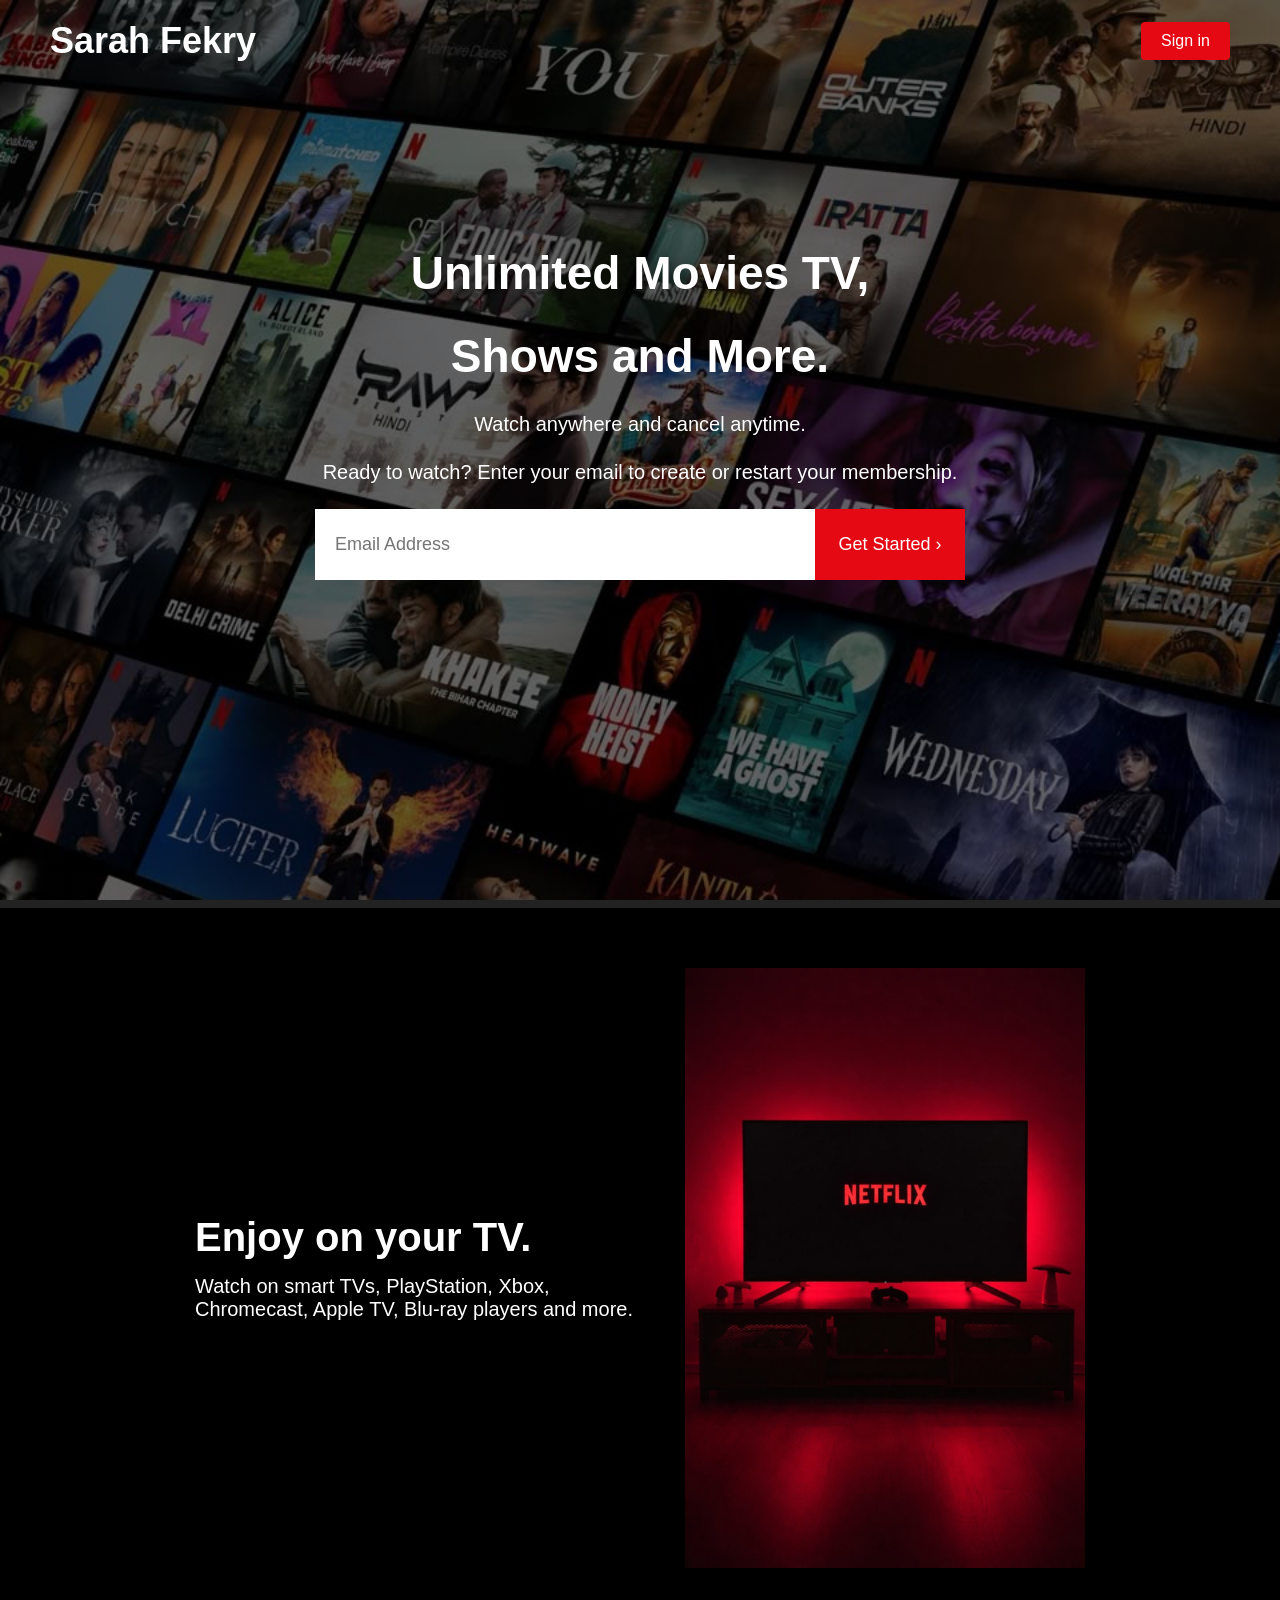
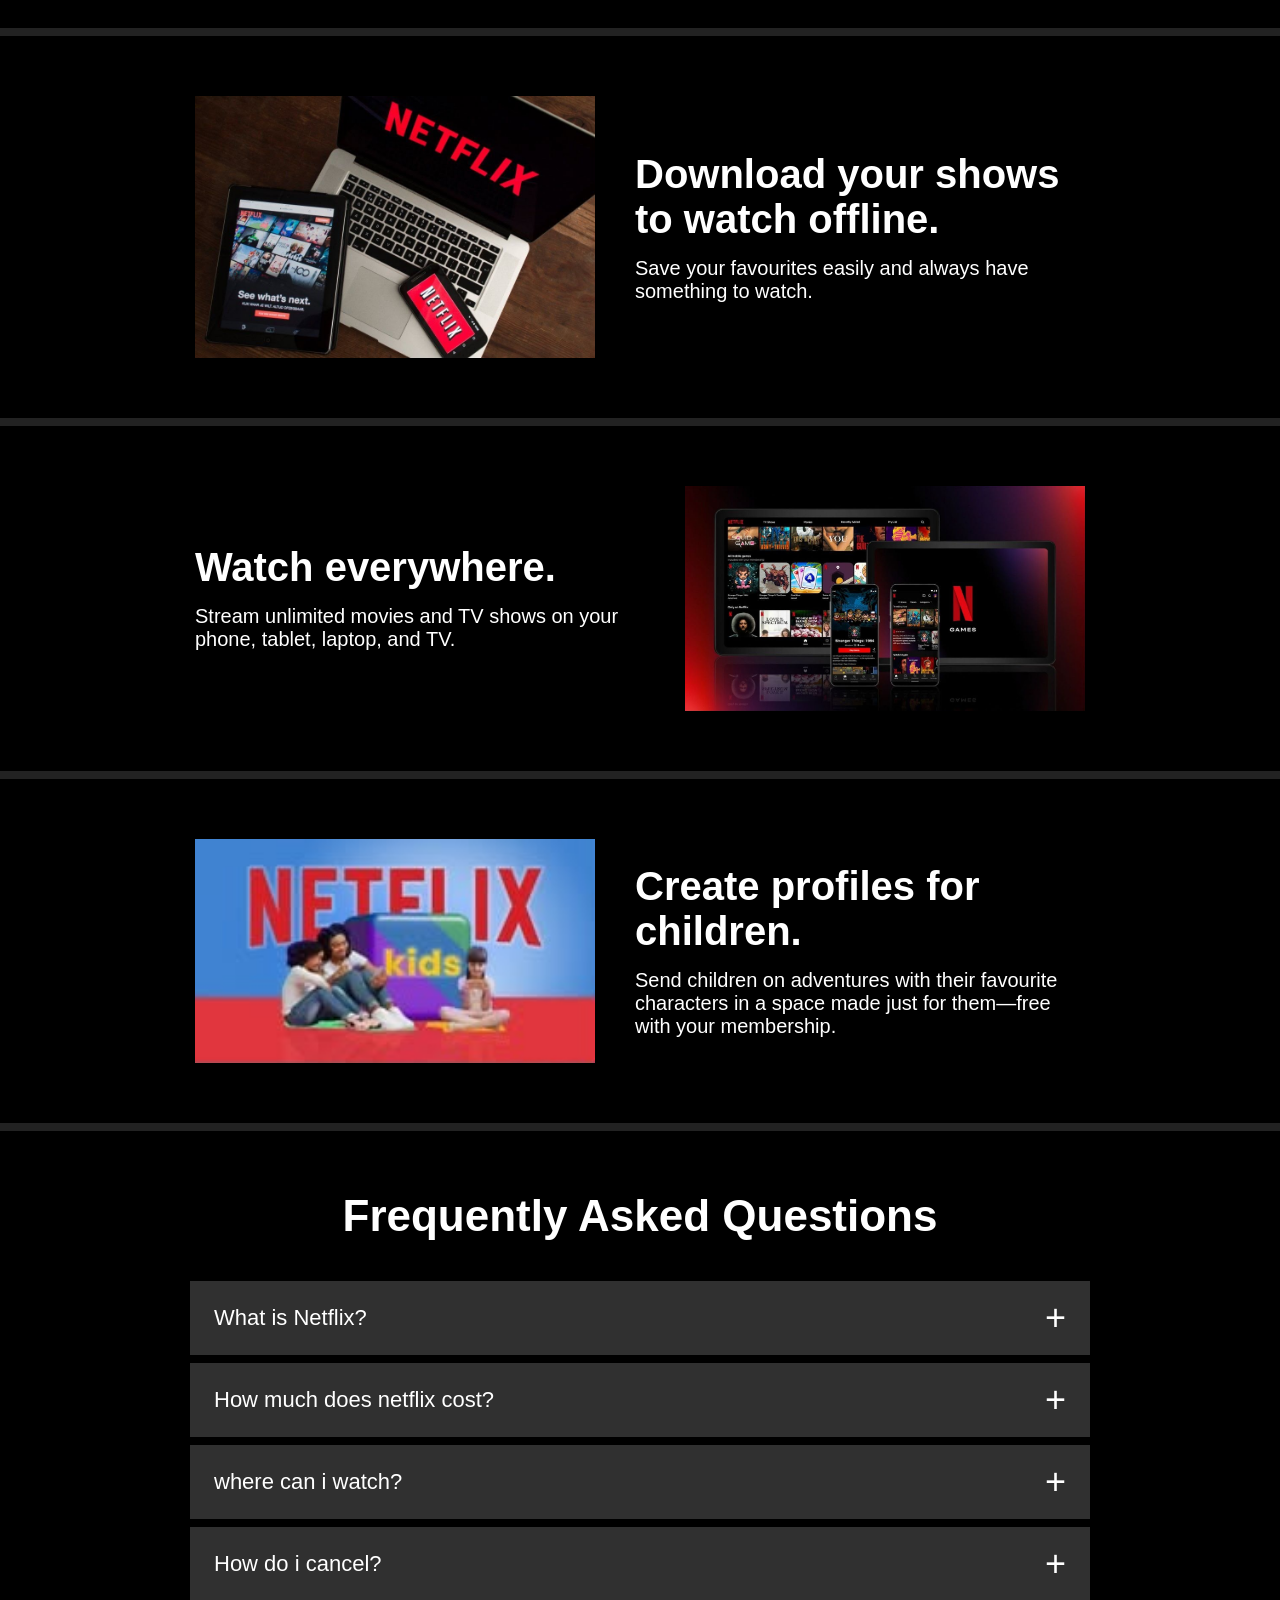
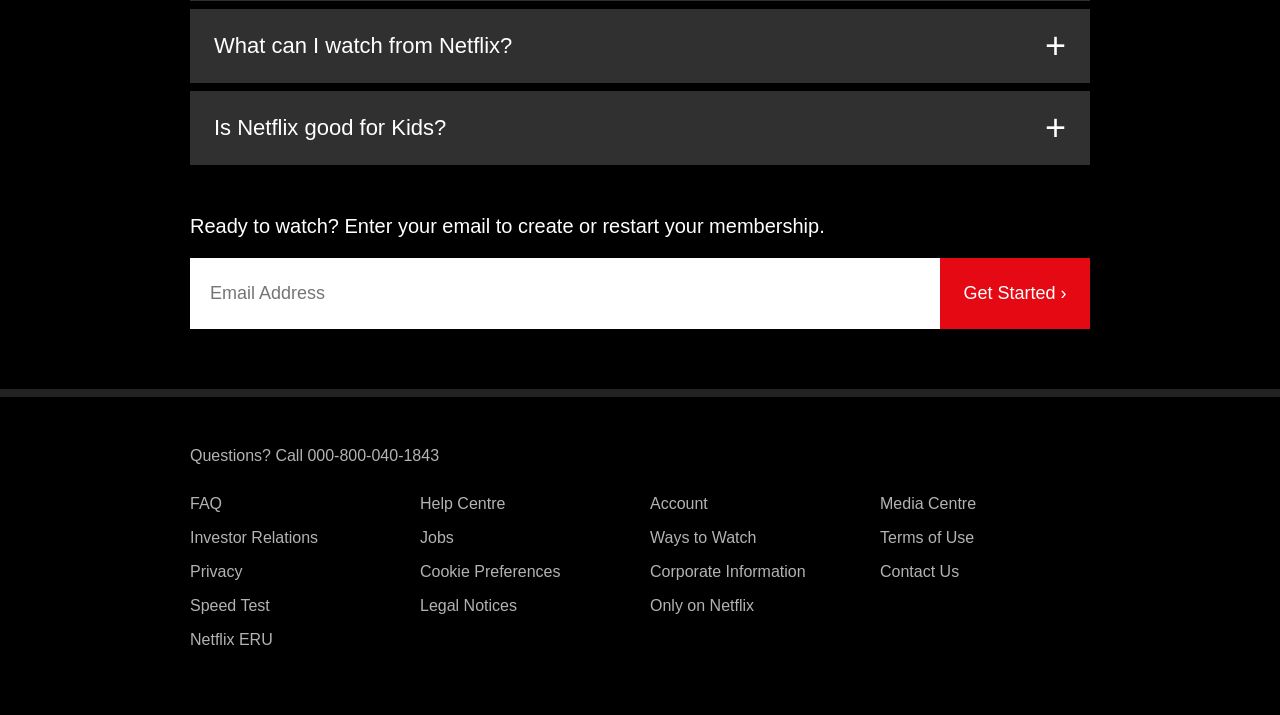
<file: index.html>
<!DOCTYPE html>
<html lang="en">
<head>
  <meta charset="UTF-8">
  <meta name="viewport" content="width=device-width, initial-scale=1.0">
  <title>Netflix Clone</title>
  <link rel="stylesheet" href="css/style.css">
</head>
<body>

  <div class="hero">
    <div class="nav">
      <h2 class="logo">Sarah Fekry</h2>
      <button class="signin" onclick="location.href='login.html'">Sign in</button>
    </div>

    <div class="hero-text">
      <h1>Unlimited Movies TV,<br>Shows and More.</h1>
      <p>Watch anywhere and cancel anytime.</p>
      <p>Ready to watch? Enter your email to create or restart your membership.</p>
      <div class="email-box">
        <input type="email" placeholder="Email Address">
        <button class="start">Get Started ›</button>
      </div>
    </div>
  </div>

  <section class="feature">
    <div class="feature-text">
      <h2>Enjoy on your TV.</h2>
      <p>Watch on smart TVs, PlayStation, Xbox, Chromecast, Apple TV, Blu-ray players and more.</p>
    </div>
    <img src="images/first.jpeg" alt="TV">
  </section>

  <section class="feature reverse">
    <div class="feature-text">
      <h2>Download your shows to watch offline.</h2>
      <p>Save your favourites easily and always have something to watch.</p>
    </div>
    <img src="images/second.jpeg" alt="Download">
  </section>

  <section class="feature">
    <div class="feature-text">
      <h2>Watch everywhere.</h2>
      <p>Stream unlimited movies and TV shows on your phone, tablet, laptop, and TV.</p>
    </div>
    <img src="images/third.jpeg" alt="Devices">
  </section>

  <section class="feature reverse">
    <div class="feature-text">
      <h2>Create profiles for children.</h2>
      <p>Send children on adventures with their favourite characters in a space made just for them—free with your membership.</p>
    </div>
    <img src="images/kids.jpeg" alt="Children">
  </section>

  <section class="faq">
    <h2>Frequently Asked Questions</h2>

    <div class="faq-list">
      <details name="faq">
        <summary>What is Netflix?</summary>
        <div class="answer">
          <p>Netflix is a streaming service that offers a wide variety of award-winning TV shows, movies, anime, documentaries and more – on thousands of internet-connected devices.</p>
          <p>You can watch as much as you want, whenever you want, without a single ad – all for one low monthly price. There's always something new to discover, and new TV shows and movies are added every week!</p>
        </div>
      </details>

      <details name="faq">
        <summary>How much does netflix cost?</summary>
        <div class="answer">
          <p>Watch Netflix on your smartphone, tablet, Smart TV, laptop, or streaming device, all for one fixed monthly fee. Plans range from ₹ 199 to ₹ 799 a month. No extra costs, no contracts</p>
        </div>
      </details>

      <details name="faq">
        <summary>where can i watch?</summary>
        <div class="answer">
          <p>Watch anywhere, anytime, on an unlimited number of devices. Sign in with your Netflix account to watch instantly on the web at netflix.com from your personal computer or on any internet-connected device that offers the Netflix app, including smart TVs, smartphones, tablets, streaming media players and game consoles.</p>
          <p>You can also download your favourite shows with the iOS, Android, or Windows 10 app. Use downloads to watch while you're on the go and without an internet connection. Take Netflix with you anywhere.</p>
        </div>
      </details>

      <details name="faq">
        <summary>How do i cancel?</summary>
        <div class="answer">
          <p>Netflix is flexible. There are no annoying contracts and no commitments. You can easily cancel your account online in two clicks. There are no cancellation fees – start or stop your account anytime.</p>
        </div>
      </details>

      <details name="faq">
        <summary>What can I watch from Netflix?</summary>
        <div class="answer">
          <p>Netflix has an extensive library of feature films, documentaries, TV shows, anime, award-winning Netflix originals, and more. Watch as much as you want, anytime you want.</p>
        </div>
      </details>

      <details name="faq">
        <summary>Is Netflix good for Kids?</summary>
        <div class="answer">
          <p>The Netflix Kids experience is included in your membership to give parents control while kids enjoy family-friendly TV shows and films in their own space.</p>
          <p>Kids profiles come with PIN-protected parental controls that let you restrict the maturity rating of content kids can watch and block specific titles you don’t want kids to see.</p>
        </div>
      </details>
    </div>

    <p class="ready">Ready to watch? Enter your email to create or restart your membership.</p>
    <div class="email-box">
      <input type="email" placeholder="Email Address">
      <button class="start">Get Started ›</button>
    </div>
  </section>

  <footer>
    <div class="footer-inner">
      <p class="call">Questions? Call 000-800-040-1843</p>
      <div class="footer-grid">
        <ul>
          <li><a href="#">FAQ</a></li>
          <li><a href="#">Investor Relations</a></li>
          <li><a href="#">Privacy</a></li>
          <li><a href="#">Speed Test</a></li>
          <li><a href="#">Netflix ERU</a></li>
        </ul>
        <ul>
          <li><a href="#">Help Centre</a></li>
          <li><a href="#">Jobs</a></li>
          <li><a href="#">Cookie Preferences</a></li>
          <li><a href="#">Legal Notices</a></li>
        </ul>
        <ul>
          <li><a href="#">Account</a></li>
          <li><a href="#">Ways to Watch</a></li>
          <li><a href="#">Corporate Information</a></li>
          <li><a href="#">Only on Netflix</a></li>
        </ul>
        <ul>
          <li><a href="#">Media Centre</a></li>
          <li><a href="#">Terms of Use</a></li>
          <li><a href="#">Contact Us</a></li>
        </ul>
      </div>
    </div>
  </footer>

</body>
</html>
</file>
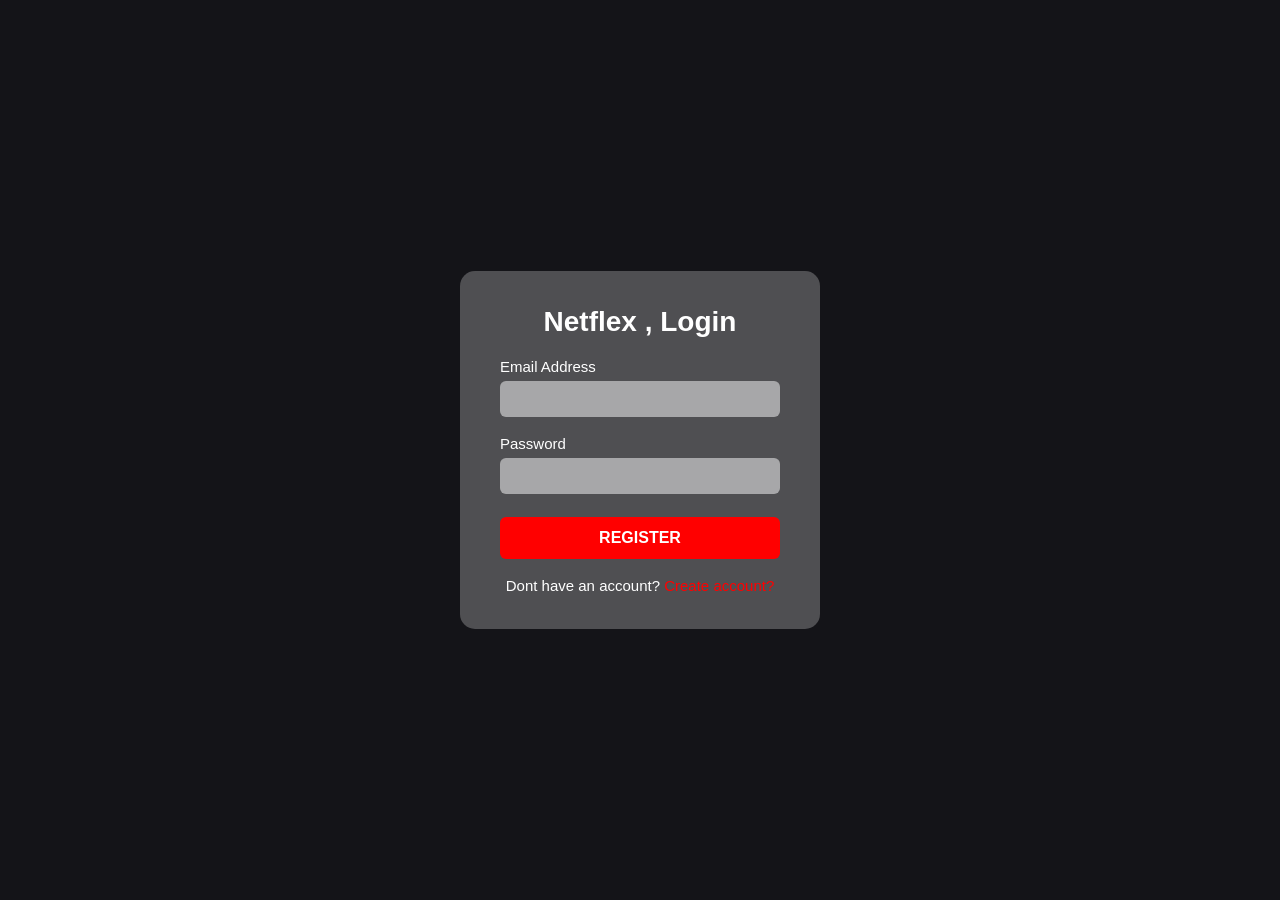
<file: login.html>
<!DOCTYPE html>
<html lang="en">
<head>
  <meta charset="UTF-8">
  <meta name="viewport" content="width=device-width, initial-scale=1.0">
  <title>Login</title>
  <style>
    * {
      margin: 0;
      padding: 0;
      box-sizing: border-box;
      font-family: Arial, sans-serif;
    }

    body {
      min-height: 100vh;
      display: flex;
      justify-content: center;
      align-items: center;
      background-color: #141418;
      color: white;
    }

    .login-card {
      width: 360px;
      padding: 35px 40px;
      background: rgba(255, 255, 255, 0.25);
      border-radius: 15px;
    }

    .login-card h1 {
      text-align: center;
      font-size: 28px;
      margin-bottom: 20px;
    }

    .login-card label {
      display: block;
      font-size: 15px;
      margin-bottom: 6px;
    }

    .login-card input {
      width: 100%;
      height: 36px;
      padding: 0 10px;
      margin-bottom: 18px;
      border: none;
      border-radius: 6px;
      background: rgba(255, 255, 255, 0.5);
      font-size: 15px;
    }

    .login-card button {
      width: 100%;
      height: 42px;
      margin-top: 5px;
      border: none;
      border-radius: 6px;
      background-color: red;
      color: white;
      font-size: 16px;
      font-weight: bold;
      cursor: pointer;
    }

    .bottom-text {
      text-align: center;
      margin-top: 18px;
      font-size: 15px;
    }

    .bottom-text a {
      color: red;
      text-decoration: none;
    }
  </style>
</head>
<body>

  <div class="login-card">
    <h1>Netflex , Login</h1>

    <label>Email Address</label>
    <input type="email">

    <label>Password</label>
    <input type="password">

    <button>REGISTER</button>

    <p class="bottom-text">Dont have an account? <a href="#">Create account?</a></p>
  </div>

</body>
</html>
</file>
<file: css/style.css>
* {
  margin: 0;
  padding: 0;
  box-sizing: border-box;
  font-family: Arial, sans-serif;
}

body {
  background-color: #000;
  color: white;
}

/* ---------- HERO ---------- */
.hero {
  min-height: 100vh;
  background: linear-gradient(rgba(0,0,0,0.5), rgba(0,0,0,0.5)),
              url("../images/hero.jpeg") center/cover no-repeat;
}

.nav {
  display: flex;
  justify-content: space-between;
  align-items: center;
  padding: 20px 50px;
}

.logo {
  font-size: 36px;
}

.signin {
  background-color: #e50914;
  color: white;
  border: none;
  padding: 10px 20px;
  border-radius: 4px;
  font-size: 16px;
  cursor: pointer;
}

.hero-text {
  text-align: center;
  max-width: 700px;
  margin: 150px auto 0;
  padding: 0 20px;
}

.hero-text h1 {
  font-size: 46px;
  line-height: 1.8;
  margin-bottom: 15px;
}

.hero-text p {
  font-size: 20px;
  margin-bottom: 25px;
}

.email-box {
  display: flex;
  justify-content: center;
}

.email-box input {
  width: 500px;
  max-width: 100%;
  padding: 25px 20px;
  font-size: 18px;
  border: none;
}

.start {
  width: 150px;
  background-color: #e50914;
  color: white;
  border: none;
  font-size: 18px;
  cursor: pointer;
}

/* ---------- FEATURE SECTIONS ---------- */
.feature {
  display: flex;
  align-items: center;
  justify-content: center;
  gap: 40px;
  padding: 60px 50px;
  border-top: 8px solid #222;
}

.feature.reverse {
  flex-direction: row-reverse;
}

.feature-text {
  max-width: 450px;
}

.feature-text h2 {
  font-size: 40px;
  margin-bottom: 15px;
}

.feature-text p {
  font-size: 20px;
}

.feature img {
  width: 400px;
  max-width: 100%;
}

/* ---------- FAQ ---------- */
.faq {
  padding: 60px 20px;
  border-top: 8px solid #222;
}

.faq h2 {
  text-align: center;
  font-size: 44px;
  margin-bottom: 40px;
}

.faq-list {
  max-width: 900px;
  margin: 0 auto;
}

details {
  background-color: #303030;
  margin-bottom: 8px;
}

summary {
  position: relative;
  list-style: none;
  padding: 24px 70px 24px 24px;
  font-size: 22px;
  cursor: pointer;
}

summary::-webkit-details-marker {
  display: none;
}

/* the + sign */
summary::after {
  content: "+";
  position: absolute;
  right: 24px;
  top: 50%;
  transform: translateY(-50%);
  font-size: 36px;
}

/* the × sign when open */
details[open] summary::after {
  content: "×";
}

details[open] summary {
  border-bottom: 1px solid black;
}

.answer {
  padding: 24px;
  font-size: 20px;
  line-height: 1.5;
}

.answer p + p {
  margin-top: 24px;
}

.faq .ready {
  max-width: 900px;
  margin: 50px auto 20px;
  font-size: 20px;
}

.faq .email-box {
  max-width: 900px;
  margin: 0 auto;
}

.faq .email-box input {
  flex: 1;
  width: auto;
}

/* ---------- FOOTER ---------- */
footer {
  padding: 50px 20px;
  border-top: 8px solid #222;
  color: #b3b3b3;
}

.footer-inner {
  max-width: 900px;
  margin: 0 auto;
}

.call {
  margin-bottom: 30px;
}

.footer-grid {
  display: grid;
  grid-template-columns: repeat(4, 1fr);
  gap: 20px;
}

.footer-grid ul {
  list-style: none;
}

.footer-grid li {
  margin-bottom: 16px;
}

.footer-grid a {
  color: #b3b3b3;
  text-decoration: none;
}

.footer-grid a:hover {
  text-decoration: underline;
}
</file>
